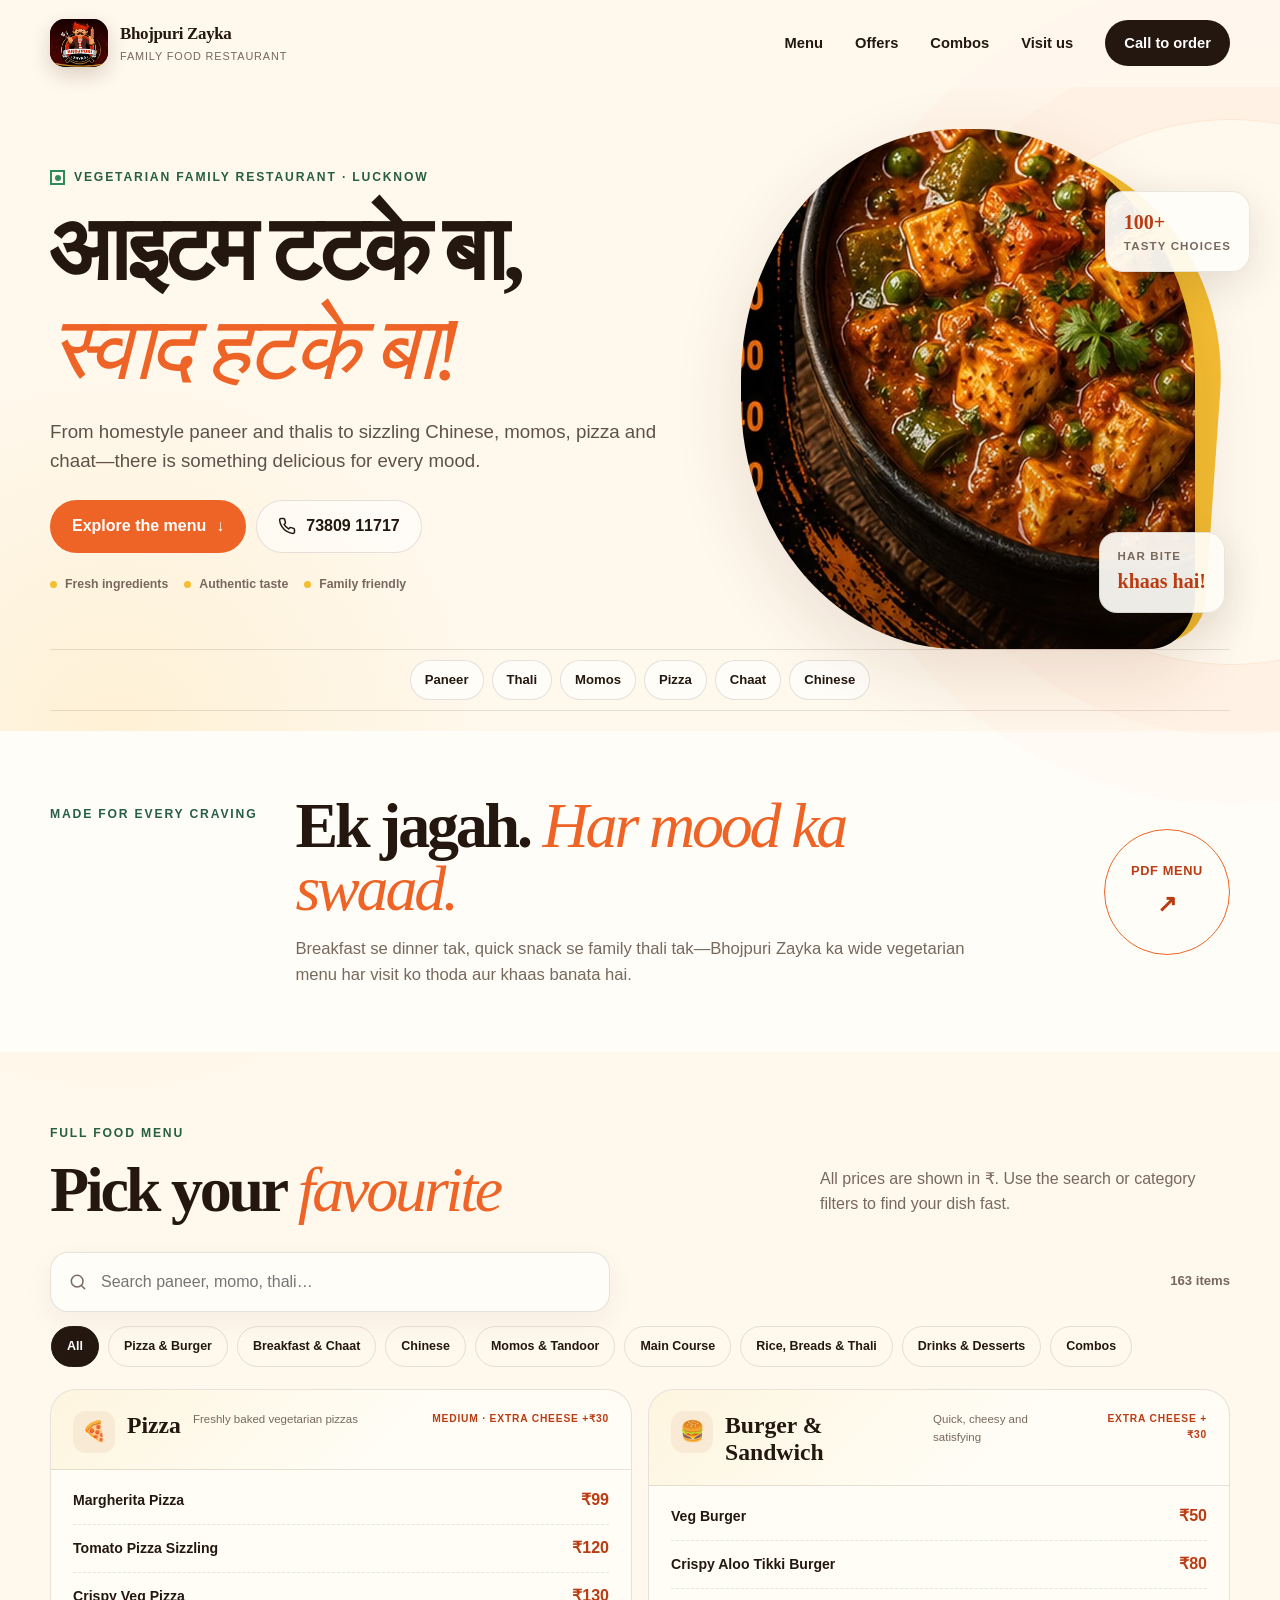
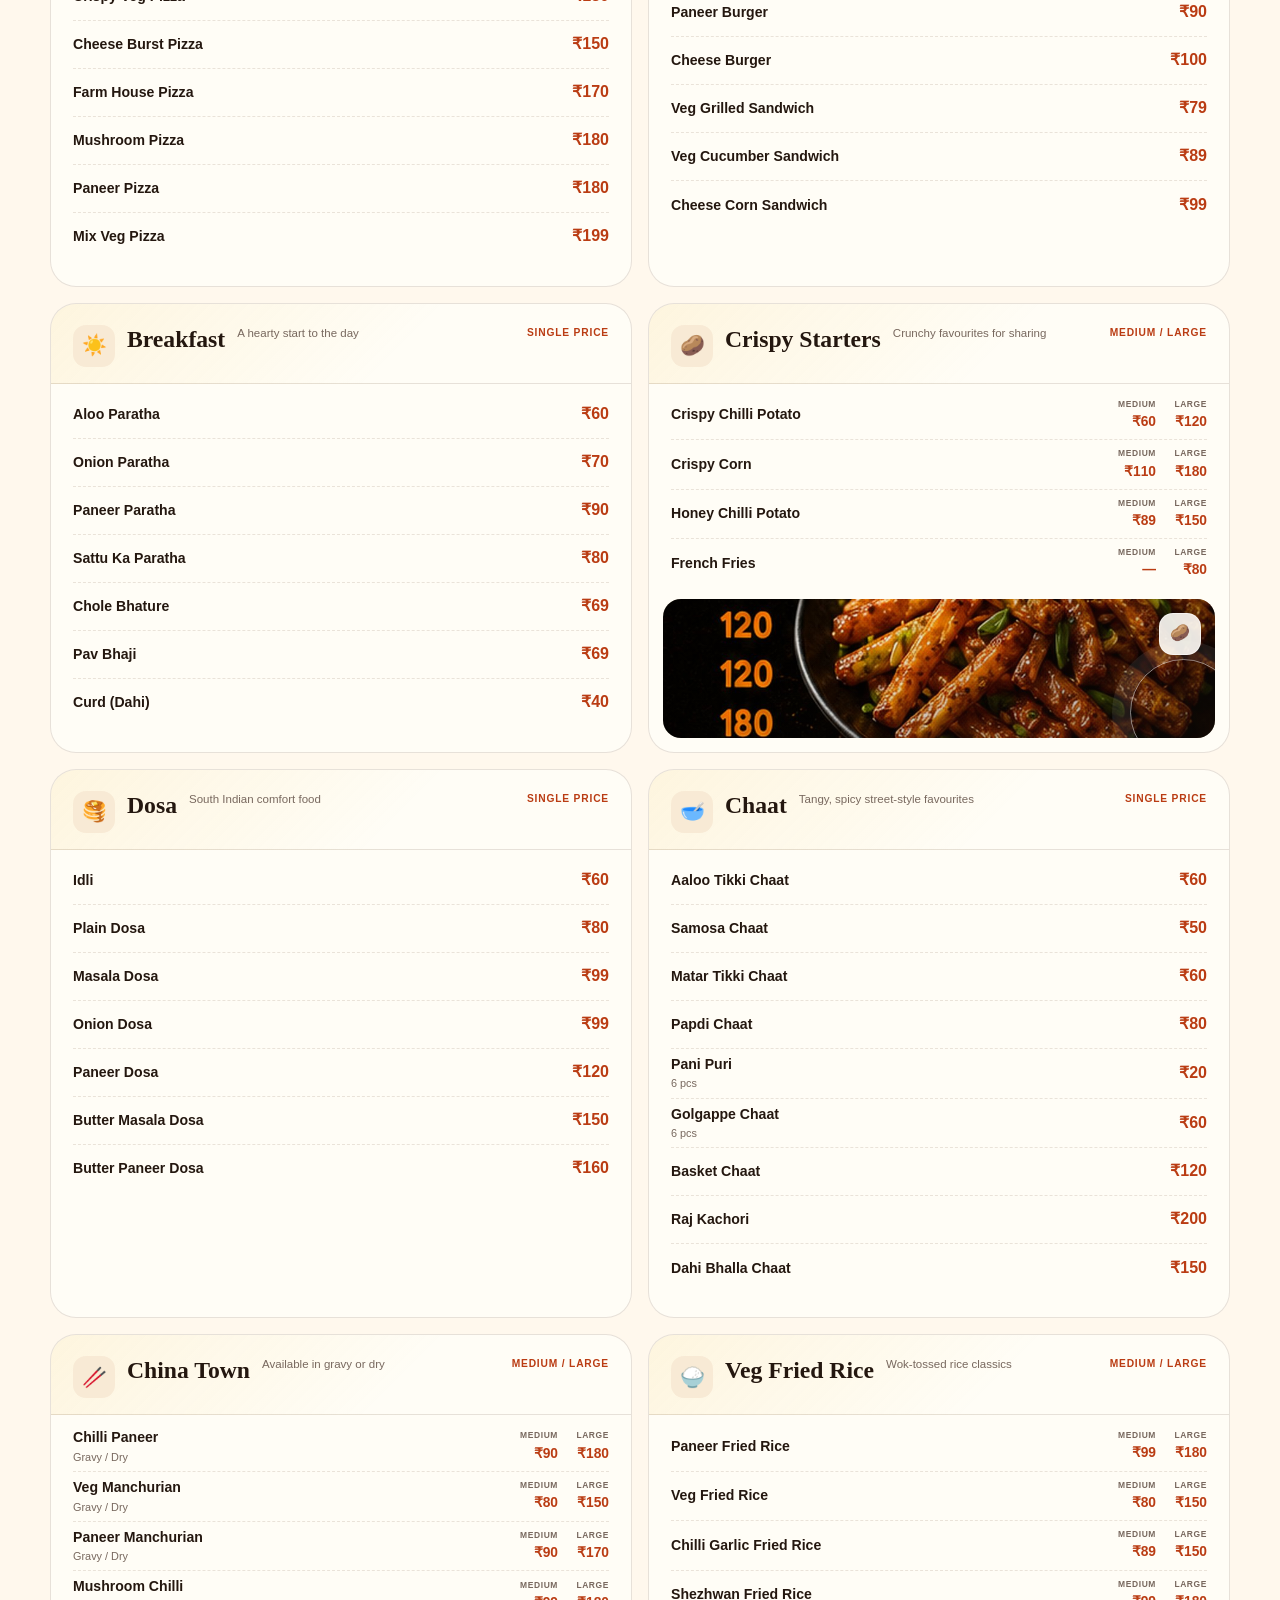
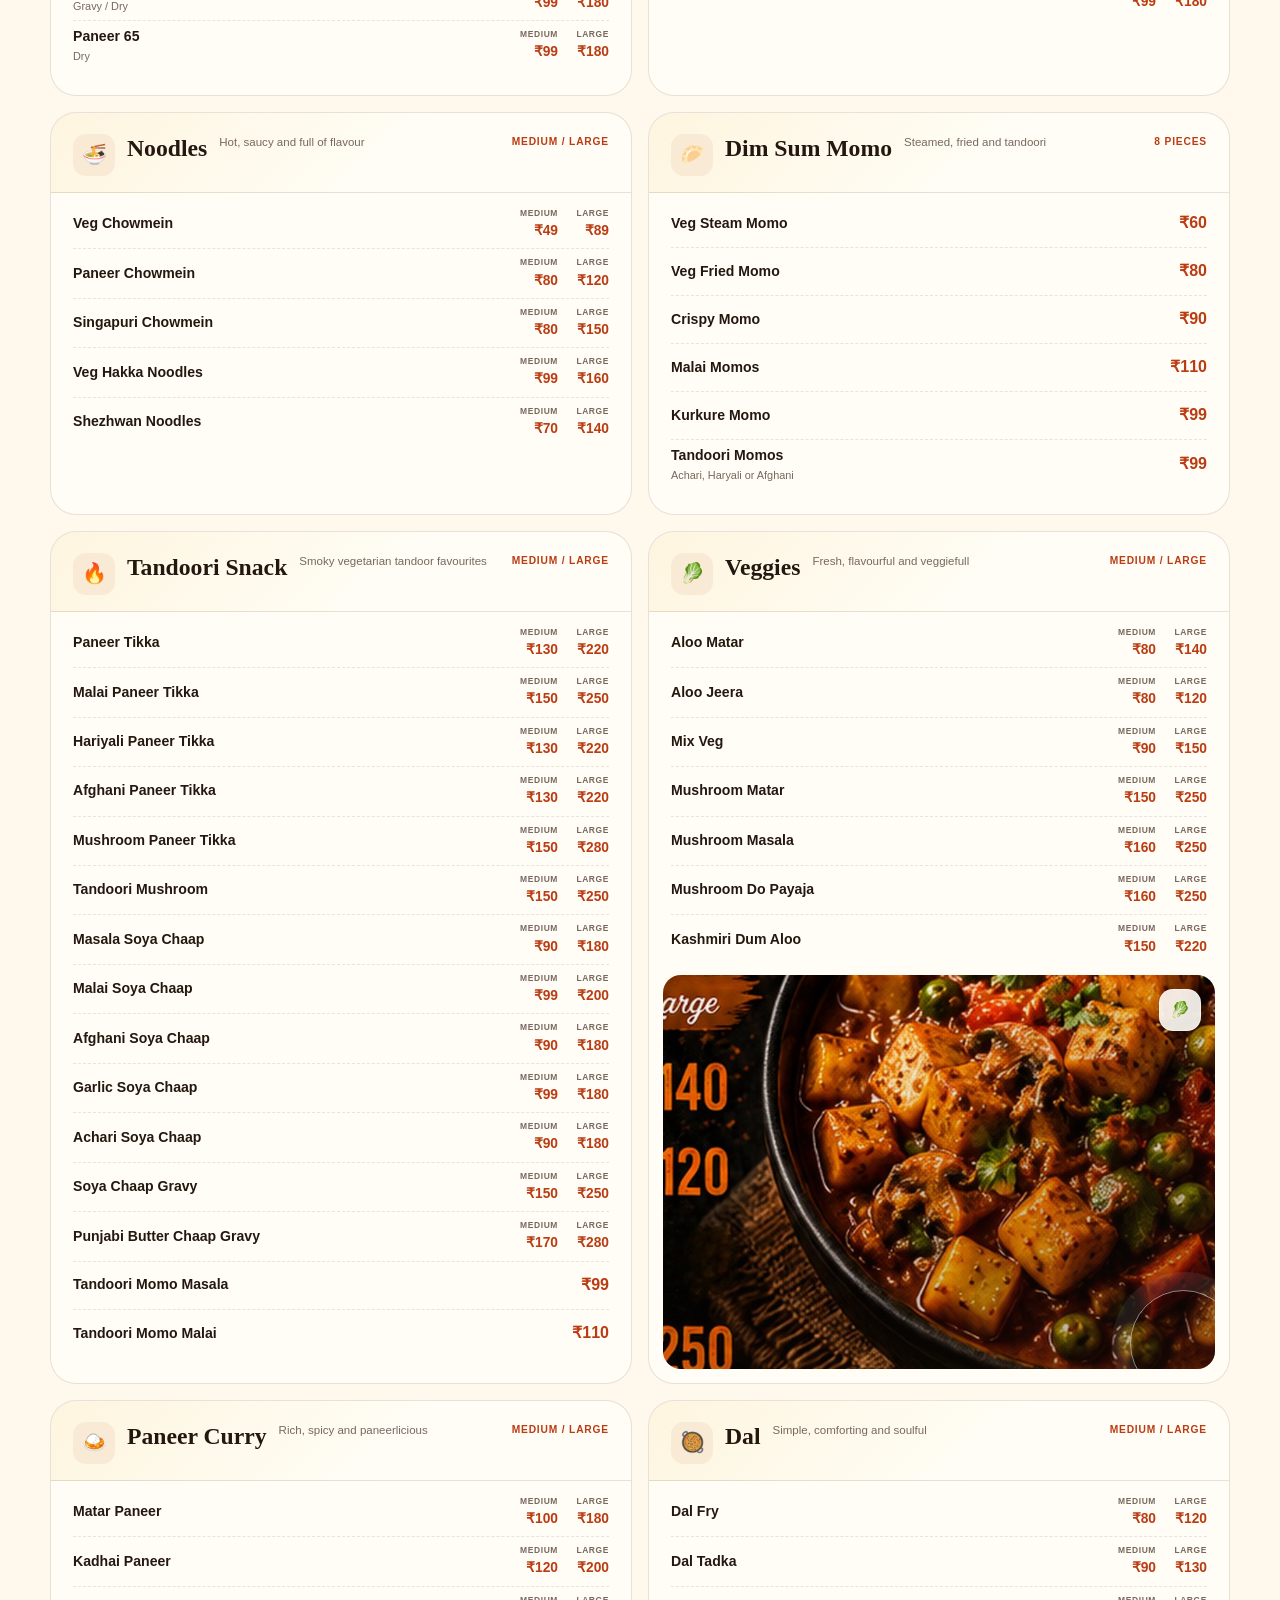
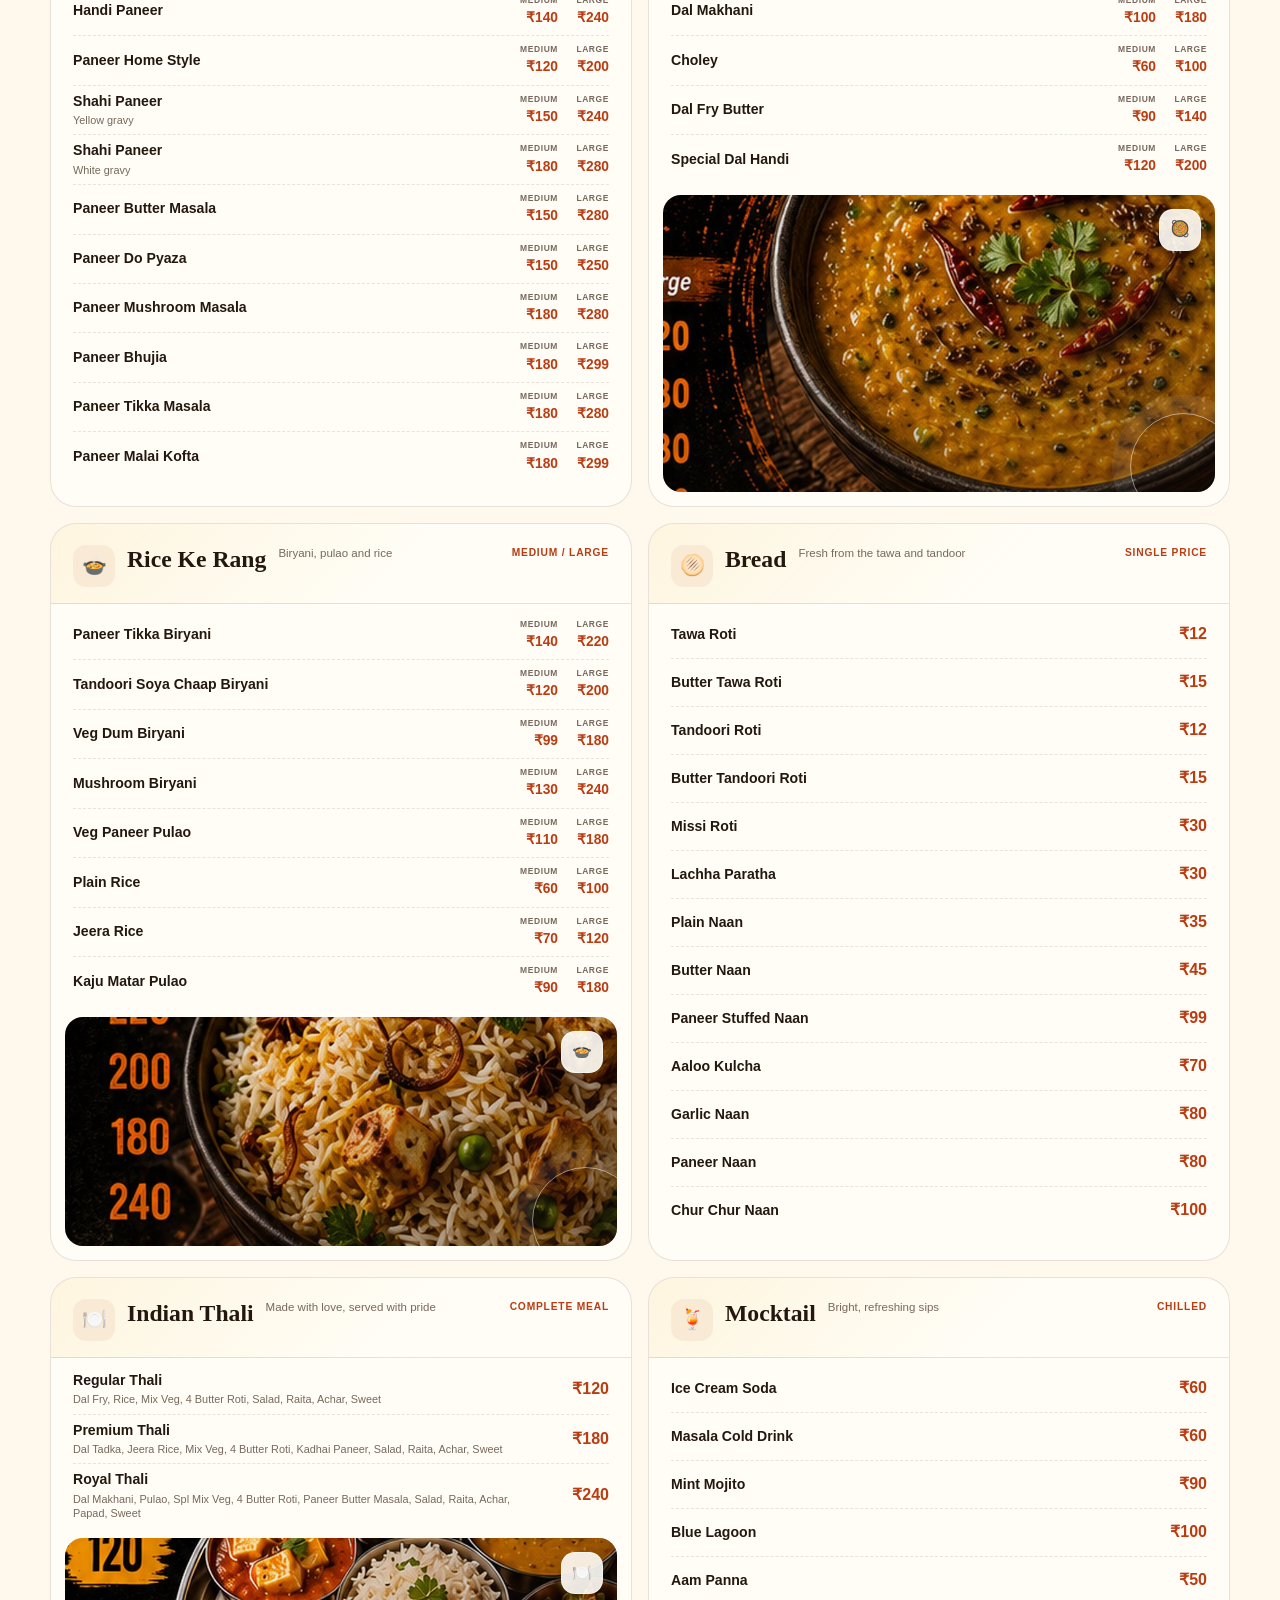
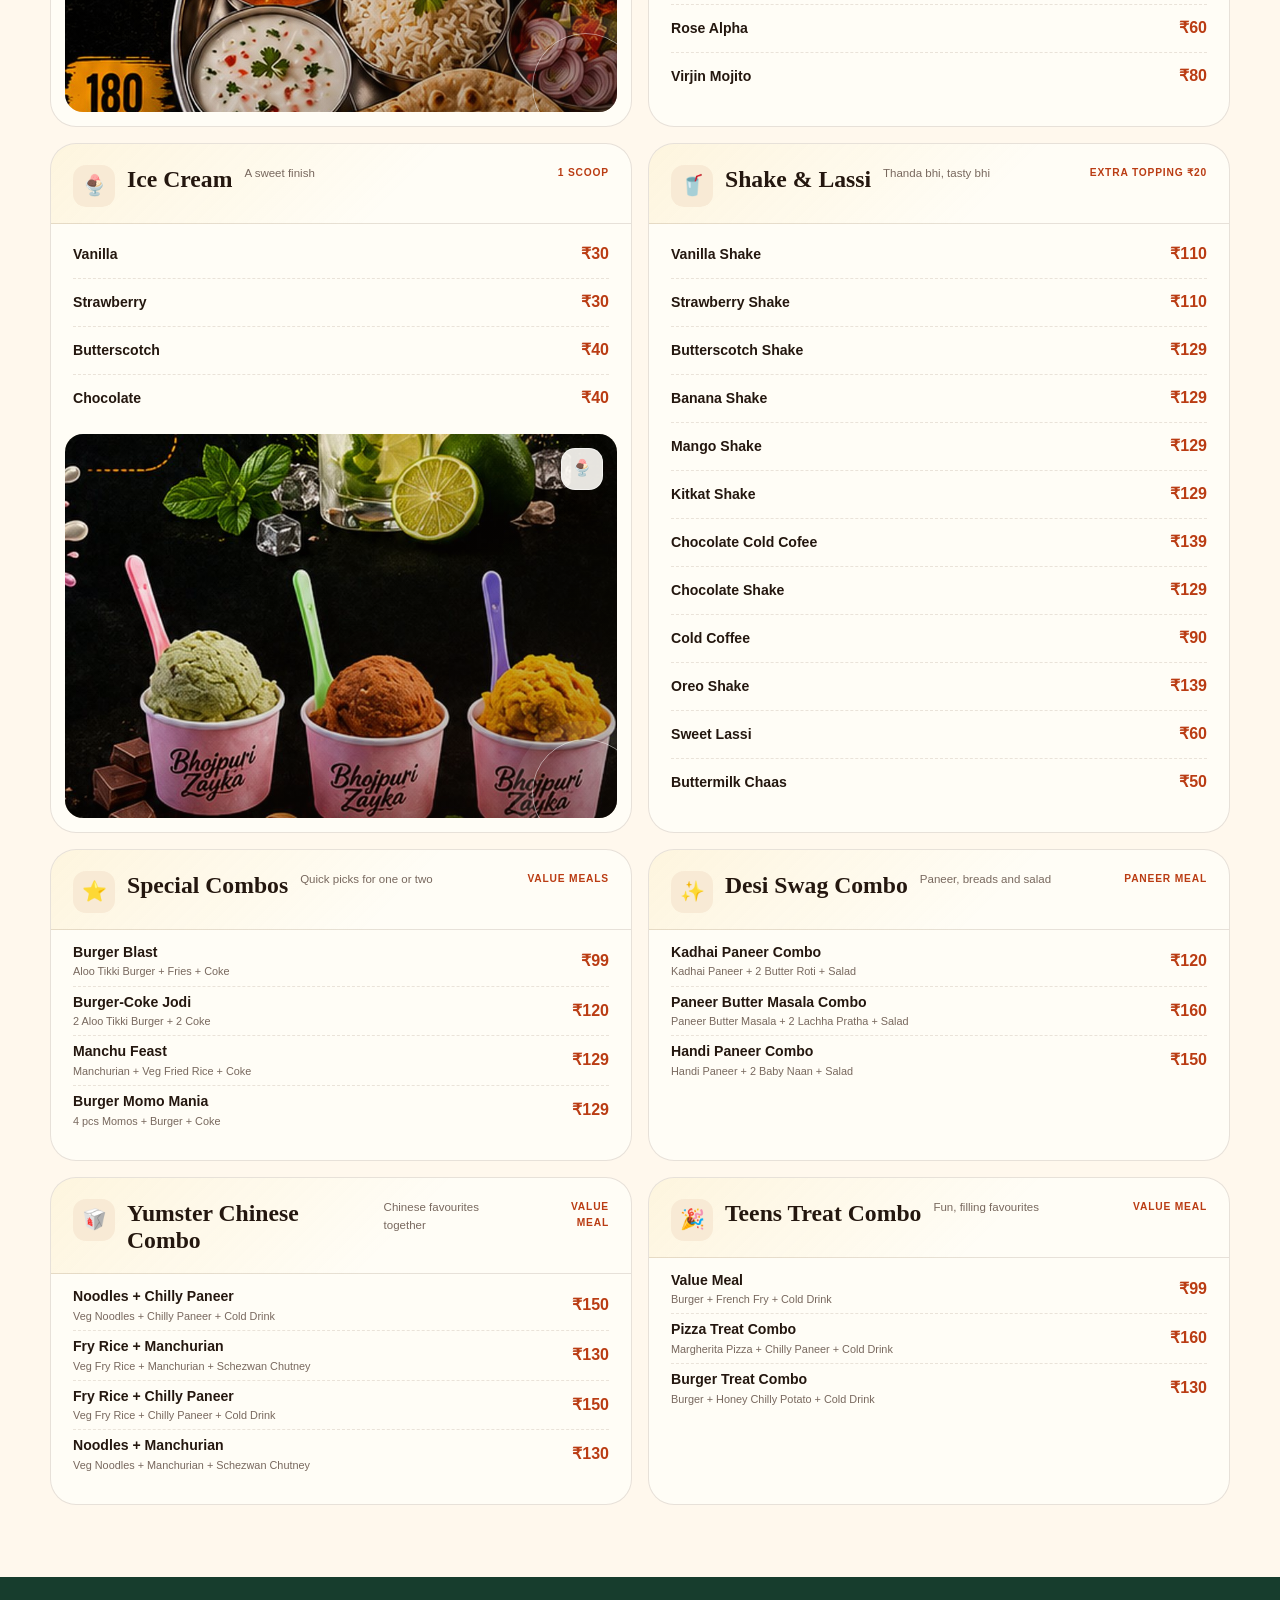
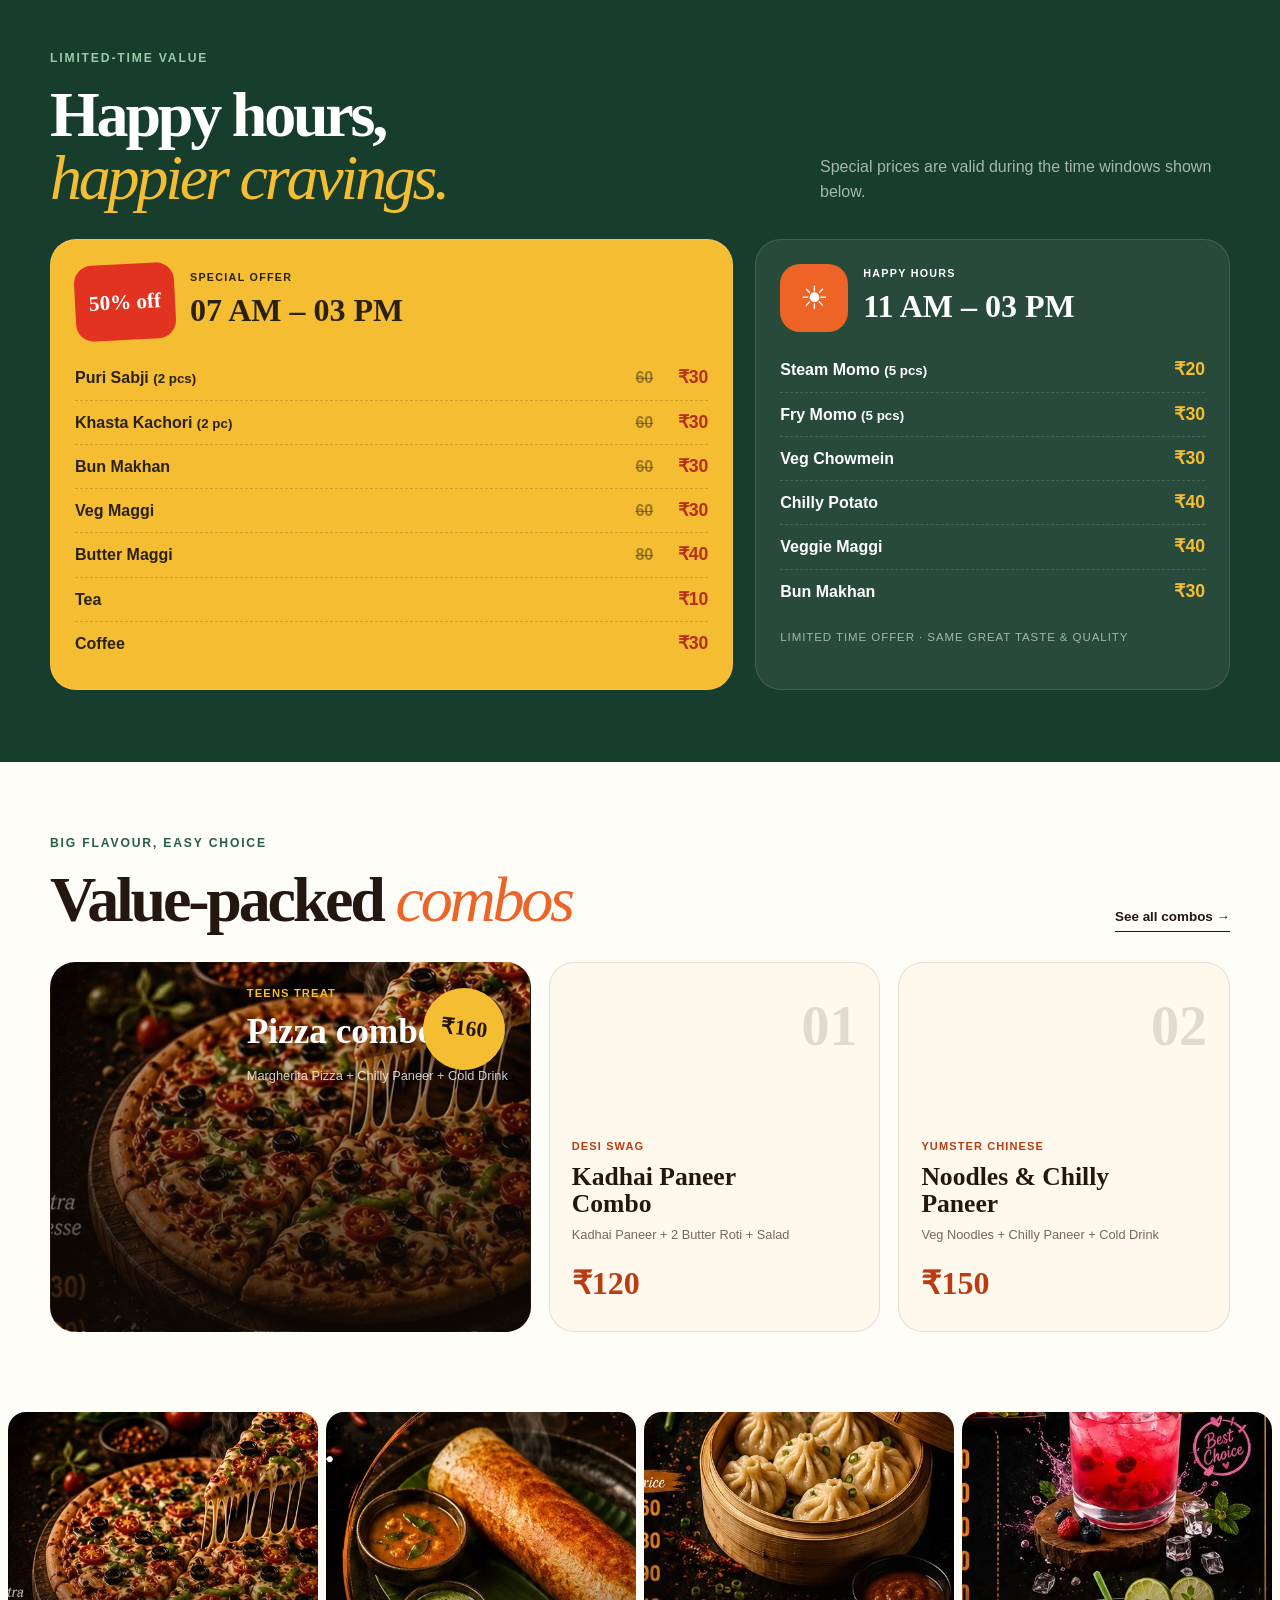
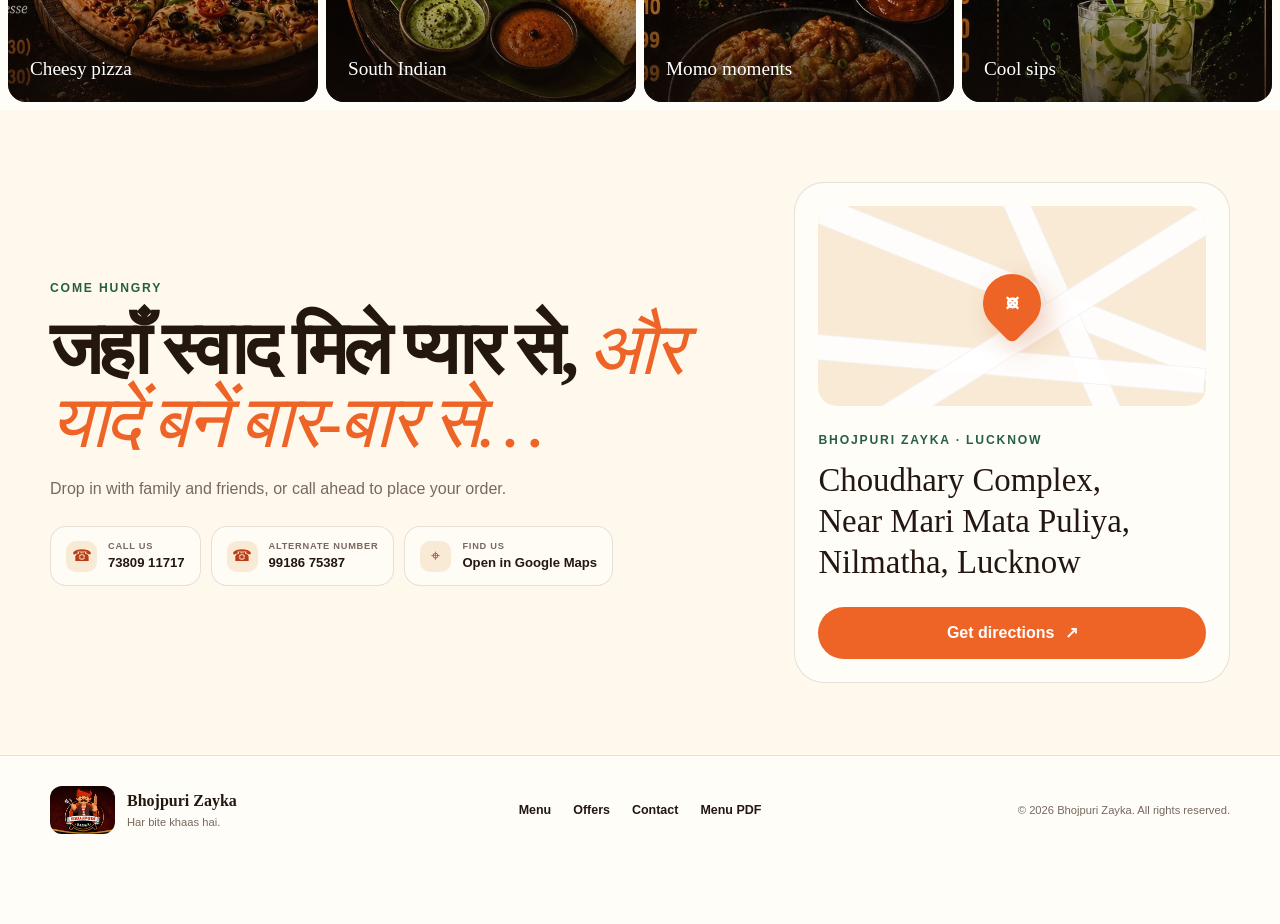
<file: bhojpurizayka/index.html>
<!doctype html>
<html lang="en">
<head>
  <meta charset="utf-8">
  <meta name="viewport" content="width=device-width, initial-scale=1">
  <meta name="theme-color" content="#fff8ed">
  <meta name="description" content="Bhojpuri Zayka, Nilmatha, Lucknow — a family food restaurant serving fresh Indian, Chinese, tandoori, pizza, momo and more.">
  <title>Bhojpuri Zayka | Family Food Restaurant, Lucknow</title>
  <link rel="icon" href="assets/logo.jpg" type="image/jpeg">
  <link rel="stylesheet" href="styles.css?v=shortcuts-20261124">
  <script src="script.js?v=shortcuts-20261124" defer></script>
</head>
<body>
  <a class="skip-link" href="#main">Skip to content</a>

  <header class="site-header" id="home">
    <div class="container nav-shell">
      <a class="brand" href="#home" aria-label="Bhojpuri Zayka home">
        <span class="brand-mark"><img src="assets/logo.jpg" alt="" width="62" height="46"></span>
        <span>
          <strong>Bhojpuri Zayka</strong>
          <small>Family Food Restaurant</small>
        </span>
      </a>

      <button class="menu-toggle" type="button" aria-expanded="false" aria-controls="site-nav" aria-label="Open navigation">
        <span></span><span></span><span></span>
      </button>

      <nav class="site-nav" id="site-nav" aria-label="Primary navigation">
        <a href="#menu">Menu</a>
        <a href="#offers">Offers</a>
        <a href="#combos">Combos</a>
        <a href="#visit">Visit us</a>
        <a class="nav-call" href="tel:+917380911717">Call to order</a>
      </nav>
    </div>
  </header>

  <main id="main">
    <section class="hero section-pad">
      <div class="container hero-grid">
        <div class="hero-copy reveal">
          <p class="eyebrow"><span class="veg-dot" aria-hidden="true"></span> Vegetarian family restaurant · Lucknow</p>
          <h1>आइटम टटके बा,<br><em>स्वाद हटके बा!</em></h1>
          <p class="hero-lead">From homestyle paneer and thalis to sizzling Chinese, momos, pizza and chaat—there is something delicious for every mood.</p>
          <div class="hero-actions">
            <a class="button button-primary" href="#menu">Explore the menu <span aria-hidden="true">↓</span></a>
            <a class="button button-ghost" href="tel:+917380911717">
              <svg aria-hidden="true" viewBox="0 0 24 24"><path d="M22 16.92v3a2 2 0 0 1-2.18 2 19.8 19.8 0 0 1-8.63-3.07 19.5 19.5 0 0 1-6-6A19.8 19.8 0 0 1 2.12 4.18 2 2 0 0 1 4.11 2h3a2 2 0 0 1 2 1.72c.13.96.36 1.9.69 2.8a2 2 0 0 1-.45 2.11L8.09 9.91a16 16 0 0 0 6 6l1.27-1.27a2 2 0 0 1 2.11-.45c.9.33 1.84.56 2.8.69A2 2 0 0 1 22 16.92z"/></svg>
              73809 11717
            </a>
          </div>
          <div class="hero-promises" aria-label="Restaurant highlights">
            <span>Fresh ingredients</span>
            <span>Authentic taste</span>
            <span>Family friendly</span>
          </div>
        </div>

        <div class="hero-visual reveal" data-delay="120">
          <div class="sun-shape" aria-hidden="true"></div>
          <div class="hero-photo-wrap">
            <img class="hero-photo" src="assets/hero-paneer.jpg" alt="Fresh paneer curry at Bhojpuri Zayka" width="748" height="1630" decoding="async" fetchpriority="high">
          </div>
          <div class="hero-note note-top"><b>100+</b><span>tasty choices</span></div>
          <div class="hero-note note-bottom"><span>Har bite</span><b>khaas hai!</b></div>
        </div>
      </div>

      <div class="container taste-ribbon reveal" aria-label="Quick menu filters">
        <button class="taste-shortcut" type="button" data-menu-shortcut="mains" aria-controls="menuContent">Paneer</button>
        <button class="taste-shortcut" type="button" data-menu-shortcut="breads" aria-controls="menuContent">Thali</button>
        <button class="taste-shortcut" type="button" data-menu-shortcut="tandoor" aria-controls="menuContent">Momos</button>
        <button class="taste-shortcut" type="button" data-menu-shortcut="pizza" aria-controls="menuContent">Pizza</button>
        <button class="taste-shortcut" type="button" data-menu-shortcut="breakfast" aria-controls="menuContent">Chaat</button>
        <button class="taste-shortcut" type="button" data-menu-shortcut="chinese" aria-controls="menuContent">Chinese</button>
      </div>
    </section>

    <section class="story section-pad">
      <div class="container story-grid">
        <p class="section-kicker reveal">Made for every craving</p>
        <div class="story-copy reveal">
          <h2>Ek jagah. <em>Har mood ka swaad.</em></h2>
          <p>Breakfast se dinner tak, quick snack se family thali tak—Bhojpuri Zayka ka wide vegetarian menu har visit ko thoda aur khaas banata hai.</p>
        </div>
        <a class="round-link reveal" href="info%20pdf.pdf" target="_blank" rel="noopener" aria-label="Open menu PDF">
          <span>PDF Menu</span>
          <b aria-hidden="true">↗</b>
        </a>
      </div>
    </section>

    <section class="menu-section section-pad" id="menu">
      <div class="container">
        <div class="section-heading reveal">
          <div>
            <p class="section-kicker">Full food menu</p>
            <h2>Pick your <em>favourite</em></h2>
          </div>
          <p>All prices are shown in ₹. Use the search or category filters to find your dish fast.</p>
        </div>

        <div class="menu-toolbar reveal">
          <label class="menu-search">
            <svg aria-hidden="true" viewBox="0 0 24 24"><circle cx="11" cy="11" r="7"></circle><path d="m20 20-3.6-3.6"></path></svg>
            <span class="sr-only">Search menu</span>
            <input id="menuSearch" type="search" placeholder="Search paneer, momo, thali…" autocomplete="off">
          </label>
          <div class="menu-meta"><span id="resultCount" aria-live="polite"></span></div>
        </div>

        <div class="filter-scroll reveal" role="group" aria-label="Filter menu by category">
          <button class="filter-chip is-active" type="button" data-filter="all" aria-pressed="true">All</button>
          <button class="filter-chip" type="button" data-filter="pizza" aria-pressed="false">Pizza & Burger</button>
          <button class="filter-chip" type="button" data-filter="breakfast" aria-pressed="false">Breakfast & Chaat</button>
          <button class="filter-chip" type="button" data-filter="chinese" aria-pressed="false">Chinese</button>
          <button class="filter-chip" type="button" data-filter="tandoor" aria-pressed="false">Momos & Tandoor</button>
          <button class="filter-chip" type="button" data-filter="mains" aria-pressed="false">Main Course</button>
          <button class="filter-chip" type="button" data-filter="breads" aria-pressed="false">Rice, Breads & Thali</button>
          <button class="filter-chip" type="button" data-filter="drinks" aria-pressed="false">Drinks & Desserts</button>
          <button class="filter-chip" type="button" data-filter="combos" aria-pressed="false">Combos</button>
        </div>

        <div class="menu-grid" id="menuContent" aria-busy="false"></div>
        <div class="menu-progress" id="menuProgress" hidden>
          <span id="menuProgressText"></span>
          <button class="menu-load-more" id="menuLoadMore" type="button" aria-controls="menuContent">Show more menu</button>
        </div>
        <noscript><p class="no-script">JavaScript is required for the searchable menu. You can still view the <a href="info%20pdf.pdf">original menu PDF</a>.</p></noscript>
      </div>
    </section>

    <section class="offers-section section-pad" id="offers">
      <div class="container">
        <div class="section-heading light-heading reveal">
          <div>
            <p class="section-kicker">Limited-time value</p>
            <h2>Happy hours,<br><em>happier cravings.</em></h2>
          </div>
          <p>Special prices are valid during the time windows shown below.</p>
        </div>

        <div class="offer-grid">
          <article class="offer-card offer-card-main reveal">
            <div class="offer-head">
              <span class="offer-badge">50% off</span>
              <div><small>Special offer</small><strong>07 AM – 03 PM</strong></div>
            </div>
            <div class="offer-list">
              <p><span>Puri Sabji <small>(2 pcs)</small></span><del>60</del><b>₹30</b></p>
              <p><span>Khasta Kachori <small>(2 pc)</small></span><del>60</del><b>₹30</b></p>
              <p><span>Bun Makhan</span><del>60</del><b>₹30</b></p>
              <p><span>Veg Maggi</span><del>60</del><b>₹30</b></p>
              <p><span>Butter Maggi</span><del>80</del><b>₹40</b></p>
              <p><span>Tea</span><i></i><b>₹10</b></p>
              <p><span>Coffee</span><i></i><b>₹30</b></p>
            </div>
          </article>

          <article class="offer-card reveal" data-delay="100">
            <div class="offer-head compact">
              <span class="offer-icon" aria-hidden="true">☀</span>
              <div><small>Happy hours</small><strong>11 AM – 03 PM</strong></div>
            </div>
            <div class="offer-list simple">
              <p><span>Steam Momo <small>(5 pcs)</small></span><b>₹20</b></p>
              <p><span>Fry Momo <small>(5 pcs)</small></span><b>₹30</b></p>
              <p><span>Veg Chowmein</span><b>₹30</b></p>
              <p><span>Chilly Potato</span><b>₹40</b></p>
              <p><span>Veggie Maggi</span><b>₹40</b></p>
              <p><span>Bun Makhan</span><b>₹30</b></p>
            </div>
            <p class="offer-foot">Limited time offer · Same great taste & quality</p>
          </article>
        </div>
      </div>
    </section>

    <section class="combos-section section-pad" id="combos">
      <div class="container">
        <div class="section-heading reveal">
          <div>
            <p class="section-kicker">Big flavour, easy choice</p>
            <h2>Value-packed <em>combos</em></h2>
          </div>
          <a class="text-link" href="#menu" data-combo-filter>See all combos <span aria-hidden="true">→</span></a>
        </div>
        <div class="combo-grid">
          <article class="combo-card combo-photo pizza-combo reveal">
            <div class="combo-label"><small>Teens Treat</small><strong>Pizza combo</strong><span>Margherita Pizza + Chilly Paneer + Cold Drink</span></div>
            <b class="combo-price">₹160</b>
          </article>
          <article class="combo-card reveal" data-delay="80">
            <span class="combo-num">01</span>
            <small>Desi Swag</small>
            <h3>Kadhai Paneer Combo</h3>
            <p>Kadhai Paneer + 2 Butter Roti + Salad</p>
            <b>₹120</b>
          </article>
          <article class="combo-card reveal" data-delay="160">
            <span class="combo-num">02</span>
            <small>Yumster Chinese</small>
            <h3>Noodles & Chilly Paneer</h3>
            <p>Veg Noodles + Chilly Paneer + Cold Drink</p>
            <b>₹150</b>
          </article>
        </div>
      </div>
    </section>

    <section class="food-gallery" aria-label="Food gallery">
      <figure class="reveal"><img src="assets/pizza.jpg" alt="Freshly baked vegetable pizza" loading="lazy" decoding="async" width="900" height="700"><figcaption>Cheesy pizza</figcaption></figure>
      <figure class="reveal" data-delay="60"><img src="assets/dosa.jpg" alt="Crisp dosa served with chutney and sambhar" loading="lazy" decoding="async" width="900" height="700"><figcaption>South Indian</figcaption></figure>
      <figure class="reveal" data-delay="120"><img src="assets/momo.jpg" alt="Steamed vegetarian momos" loading="lazy" decoding="async" width="900" height="700"><figcaption>Momo moments</figcaption></figure>
      <figure class="reveal" data-delay="180"><img src="assets/drinks.jpg" alt="Colourful chilled mocktails" loading="lazy" decoding="async" width="900" height="700"><figcaption>Cool sips</figcaption></figure>
    </section>

    <section class="visit-section section-pad" id="visit">
      <div class="container visit-grid">
        <div class="visit-copy reveal">
          <p class="section-kicker">Come hungry</p>
          <h2>जहाँ स्वाद मिले प्यार से, <em>और यादें बनें बार-बार से…</em></h2>
          <p>Drop in with family and friends, or call ahead to place your order.</p>
          <div class="contact-list">
            <a href="tel:+917380911717"><span aria-hidden="true">☎</span><div><small>Call us</small><strong>73809 11717</strong></div></a>
            <a href="tel:+919918675387"><span aria-hidden="true">☎</span><div><small>Alternate number</small><strong>99186 75387</strong></div></a>
            <a href="https://share.google/DBZb6VqV2NiYUZnjx" target="_blank" rel="noopener"><span aria-hidden="true">⌖</span><div><small>Find us</small><strong>Open in Google Maps</strong></div></a>
          </div>
        </div>

        <aside class="address-card reveal" data-delay="100">
          <div class="map-art" aria-hidden="true"><span></span><i></i><b>⌖</b></div>
          <p class="eyebrow">Bhojpuri Zayka · Lucknow</p>
          <address>Choudhary Complex,<br>Near Mari Mata Puliya,<br>Nilmatha, Lucknow</address>
          <a class="button button-primary" href="https://share.google/DBZb6VqV2NiYUZnjx" target="_blank" rel="noopener">Get directions <span aria-hidden="true">↗</span></a>
        </aside>
      </div>
    </section>
  </main>

  <footer class="site-footer">
    <div class="container footer-grid">
      <div class="footer-brand">
        <img src="assets/logo.jpg" alt="" width="74" height="54">
        <div><strong>Bhojpuri Zayka</strong><span>Har bite khaas hai.</span></div>
      </div>
      <div class="footer-links"><a href="#menu">Menu</a><a href="#offers">Offers</a><a href="#visit">Contact</a><a href="info%20pdf.pdf" target="_blank" rel="noopener">Menu PDF</a></div>
      <p>© <span id="year"></span> Bhojpuri Zayka. All rights reserved.</p>
    </div>
  </footer>

  <div class="mobile-actions" aria-label="Quick actions">
    <a href="tel:+917380911717"><span aria-hidden="true">☎</span> Call</a>
    <a href="#menu"><span aria-hidden="true">☷</span> Menu</a>
    <a href="https://share.google/DBZb6VqV2NiYUZnjx" target="_blank" rel="noopener"><span aria-hidden="true">⌖</span> Map</a>
  </div>
</body>
</html>
</file>
<file: bhojpurizayka/styles.css>
:root {
  --cream: #fff8ed;
  --cream-2: #f8ead5;
  --paper: #fffdf8;
  --ink: #24170f;
  --muted: #78685e;
  --orange: #ed6426;
  --orange-deep: #ba3c13;
  --yellow: #f4bd32;
  --green: #275f43;
  --green-dark: #173d2d;
  --line: rgba(75, 43, 24, .13);
  --shadow: 0 22px 70px rgba(83, 45, 18, .12);
  --radius: 26px;
}

* { box-sizing: border-box; }
html { scroll-behavior: smooth; scroll-padding-top: 92px; overflow-x: hidden; }
body {
  margin: 0;
  color: var(--ink);
  background:
    radial-gradient(circle at 9% 7%, rgba(244, 189, 50, .13), transparent 24rem),
    var(--cream);
  font-family: "Aptos", "Segoe UI", Arial, sans-serif;
  line-height: 1.55;
  overflow-x: hidden;
}

body.nav-open { overscroll-behavior: contain; }
a { color: inherit; text-decoration: none; }
img { display: block; max-width: 100%; }
button, input { font: inherit; }
button { color: inherit; }
svg { display: block; }

.container { width: min(1180px, calc(100% - 40px)); margin-inline: auto; }
.section-pad { padding: 72px 0; }
.sr-only {
  position: absolute;
  width: 1px;
  height: 1px;
  padding: 0;
  margin: -1px;
  overflow: hidden;
  clip: rect(0, 0, 0, 0);
  white-space: nowrap;
  border: 0;
}
.skip-link {
  position: fixed;
  z-index: 1000;
  top: 10px;
  left: 10px;
  padding: 10px 14px;
  border-radius: 10px;
  background: var(--ink);
  color: #fff;
  transform: translateY(-150%);
}
.skip-link:focus { transform: translateY(0); }

.site-header {
  position: sticky;
  z-index: 100;
  top: 0;
  padding: 14px 0;
  background: rgba(255, 248, 237, .88);
  border-bottom: 1px solid transparent;
  backdrop-filter: blur(18px);
  -webkit-backdrop-filter: blur(18px);
  transition: box-shadow .25s ease, border-color .25s ease;
}
.site-header.is-scrolled { border-color: var(--line); box-shadow: 0 10px 35px rgba(72, 41, 21, .07); }
.nav-shell { display: flex; align-items: center; justify-content: space-between; min-height: 58px; }
.brand { display: inline-flex; align-items: center; gap: 12px; min-width: max-content; }
.brand-mark {
  width: 58px;
  height: 48px;
  overflow: hidden;
  border-radius: 15px;
  background: #320a08;
  box-shadow: 0 8px 20px rgba(65, 20, 8, .18);
}
.brand-mark img { width: 100%; height: 100%; object-fit: cover; }
.brand strong { display: block; font-family: Georgia, serif; font-size: 1.06rem; letter-spacing: -.02em; }
.brand small { display: block; margin-top: 1px; color: var(--muted); font-size: .68rem; letter-spacing: .08em; text-transform: uppercase; }
.site-nav { display: flex; align-items: center; gap: 32px; font-size: .92rem; font-weight: 700; }
.site-nav > a:not(.nav-call) { position: relative; padding: 10px 0; }
.site-nav > a:not(.nav-call)::after {
  position: absolute;
  right: 0;
  bottom: 5px;
  left: 0;
  height: 2px;
  background: var(--orange);
  content: "";
  transform: scaleX(0);
  transition: transform .2s ease;
}
.site-nav > a:hover::after, .site-nav > a:focus-visible::after { transform: scaleX(1); }
.nav-call { padding: 12px 19px; border-radius: 99px; background: var(--ink); color: #fff; }
.nav-call:hover { background: var(--orange-deep); }
.menu-toggle { display: none; border: 0; background: transparent; }

.hero { position: relative; padding-top: 42px; padding-bottom: 20px; }
.hero::before {
  position: absolute;
  top: 5%;
  right: -14rem;
  width: 34rem;
  height: 34rem;
  border: 1px solid rgba(237, 100, 38, .12);
  border-radius: 50%;
  box-shadow: 0 0 0 70px rgba(237, 100, 38, .025), 0 0 0 140px rgba(237, 100, 38, .02);
  content: "";
}
.hero-grid { display: grid; grid-template-columns: minmax(0, 1fr) minmax(390px, .82fr); align-items: center; gap: 60px; }
.hero-copy { padding-bottom: 16px; }
.eyebrow, .section-kicker { margin: 0 0 16px; color: var(--green); font-size: .76rem; font-weight: 800; letter-spacing: .15em; text-transform: uppercase; }
.eyebrow { display: flex; align-items: center; gap: 9px; }
.veg-dot { width: 15px; height: 15px; border: 2px solid #2e8b57; display: inline-grid; place-items: center; }
.veg-dot::after { width: 6px; height: 6px; border-radius: 50%; background: #2e8b57; content: ""; }
h1, h2 { margin: 0; font-family: Georgia, "Times New Roman", serif; font-weight: 600; letter-spacing: -.05em; line-height: .98; }
h1 { max-width: 760px; font-size: clamp(3.25rem, 7vw, 6.45rem); line-height: 1.06; }
h1 em, h2 em { color: var(--orange); font-weight: 500; }
.hero h1 em { display: inline-block; margin-top: .04em; }
.hero-lead { max-width: 610px; margin: 20px 0 0; color: #5f5148; font-size: clamp(1rem, 1.6vw, 1.17rem); line-height: 1.58; }
.hero-actions { display: flex; flex-wrap: wrap; gap: 10px; margin-top: 24px; }
.button { display: inline-flex; min-height: 52px; align-items: center; justify-content: center; gap: 10px; padding: 13px 21px; border: 1px solid transparent; border-radius: 99px; font-weight: 800; transition: transform .2s ease, background .2s ease, box-shadow .2s ease; }
.button:hover { transform: translateY(-2px); }
.button-primary { background: var(--orange); color: #fff; box-shadow: 0 12px 28px rgba(205, 72, 21, .2); }
.button-primary:hover { background: var(--orange-deep); }
.button-ghost { border-color: var(--line); background: rgba(255, 255, 255, .55); }
.button-ghost:hover { background: #fff; box-shadow: 0 12px 30px rgba(62, 38, 25, .08); }
.button-ghost svg { width: 18px; fill: none; stroke: currentColor; stroke-linecap: round; stroke-linejoin: round; stroke-width: 2; }
.hero-promises { display: flex; flex-wrap: wrap; gap: 16px; margin-top: 22px; color: var(--muted); font-size: .77rem; font-weight: 750; }
.hero-promises span { display: flex; align-items: center; gap: 8px; }
.hero-promises span::before { width: 7px; height: 7px; border-radius: 50%; background: var(--yellow); content: ""; }

.hero-visual { position: relative; min-height: 520px; }
.sun-shape { position: absolute; inset: 3% 2% 4% 9%; border-radius: 48% 48% 9% 48%; background: var(--yellow); transform: rotate(4deg); }
.sun-shape::before, .sun-shape::after { position: absolute; border-radius: 50%; content: ""; }
.sun-shape::before { top: -30px; right: 28px; width: 74px; height: 74px; border: 16px solid var(--orange); }
.sun-shape::after { bottom: 36px; left: -30px; width: 54px; height: 54px; background: var(--green); }
.hero-photo-wrap { position: absolute; inset: 0 7% 0 3%; overflow: hidden; border-radius: 48% 48% 10% 48%; box-shadow: var(--shadow); }
.hero-photo { width: 100%; height: 100%; object-fit: cover; object-position: 61% 44%; }
.hero-photo-wrap::after { position: absolute; inset: 0; background: linear-gradient(180deg, transparent 58%, rgba(22, 12, 6, .32)); content: ""; }
.hero-note { position: absolute; z-index: 2; display: flex; flex-direction: column; padding: 15px 18px; border: 1px solid rgba(54, 31, 15, .1); border-radius: 18px; background: rgba(255, 253, 248, .93); box-shadow: 0 12px 40px rgba(48, 30, 18, .12); backdrop-filter: blur(12px); }
.hero-note b { color: var(--orange-deep); font-family: Georgia, serif; font-size: 1.25rem; }
.hero-note span { color: var(--muted); font-size: .72rem; font-weight: 800; text-transform: uppercase; letter-spacing: .1em; }
.note-top { top: 12%; right: -4%; }
.note-bottom { right: 1%; bottom: 7%; }
.taste-ribbon { display: flex; align-items: center; justify-content: center; gap: 8px; padding: 10px 0; overflow-x: auto; border-block: 1px solid var(--line); scrollbar-width: none; }
.taste-ribbon::-webkit-scrollbar { display: none; }
.taste-shortcut { min-width: max-content; min-height: 40px; padding: 8px 14px; border: 1px solid var(--line); border-radius: 99px; background: var(--paper); color: var(--ink); cursor: pointer; font-size: .82rem; font-weight: 800; touch-action: manipulation; }
.taste-shortcut:hover, .taste-shortcut:focus-visible { border-color: var(--ink); background: var(--ink); color: #fff; }
.taste-shortcut:focus-visible { outline: 3px solid rgba(237, 100, 38, .24); outline-offset: 2px; }

.story { padding-block: 64px; background: var(--paper); }
.story-grid { display: grid; grid-template-columns: .5fr 1.65fr .48fr; align-items: center; gap: 34px; }
.story .section-kicker { align-self: start; padding-top: 10px; }
.story-copy h2, .section-heading h2 { font-size: clamp(2.6rem, 5vw, 4.8rem); }
.story-copy p { max-width: 680px; margin: 16px 0 0; color: var(--muted); font-size: 1.04rem; }
.round-link { justify-self: end; width: 126px; height: 126px; display: flex; flex-direction: column; align-items: center; justify-content: center; gap: 4px; border: 1px solid var(--orange); border-radius: 50%; color: var(--orange-deep); font-size: .8rem; font-weight: 800; text-transform: uppercase; letter-spacing: .05em; transition: color .25s ease, background .25s ease, transform .25s ease; }
.round-link b { font-size: 1.5rem; }
.round-link:hover { color: #fff; background: var(--orange); transform: rotate(-7deg); }

.section-heading { display: flex; align-items: end; justify-content: space-between; gap: 32px; margin-bottom: 30px; }
.section-heading > p { max-width: 410px; margin: 0 0 5px; color: var(--muted); }
.menu-section { position: relative; }
.menu-toolbar { display: flex; align-items: center; justify-content: space-between; gap: 14px; margin-bottom: 10px; }
.menu-search { width: min(100%, 560px); display: flex; align-items: center; gap: 11px; padding: 0 17px; border: 1px solid var(--line); border-radius: 18px; background: var(--paper); box-shadow: 0 10px 30px rgba(71, 41, 24, .05); }
.menu-search svg { width: 20px; flex: 0 0 auto; fill: none; stroke: var(--muted); stroke-linecap: round; stroke-width: 1.8; }
.menu-search input { width: 100%; height: 58px; border: 0; outline: 0; color: var(--ink); background: transparent; }
.menu-search:focus-within { border-color: rgba(237, 100, 38, .6); box-shadow: 0 0 0 4px rgba(237, 100, 38, .09); }
.menu-meta { color: var(--muted); font-size: .82rem; font-weight: 700; }
.filter-scroll { display: flex; gap: 9px; overflow-x: auto; padding: 4px 1px 10px; scrollbar-width: thin; }
.filter-chip { min-width: max-content; padding: 10px 15px; border: 1px solid var(--line); border-radius: 99px; background: transparent; cursor: pointer; font-size: .78rem; font-weight: 800; transition: all .2s ease; }
.filter-chip:hover, .filter-chip.is-active { border-color: var(--ink); background: var(--ink); color: #fff; }
.filter-chip:focus-visible { outline: 3px solid rgba(237, 100, 38, .25); outline-offset: 2px; }
.menu-grid { display: grid; grid-template-columns: repeat(2, minmax(0, 1fr)); align-items: stretch; gap: 16px; margin-top: 12px; }
.menu-category { display: flex; min-width: 0; flex-direction: column; overflow: hidden; border: 1px solid var(--line); border-radius: var(--radius); background: rgba(255, 253, 248, .88); box-shadow: 0 14px 45px rgba(76, 46, 28, .05); animation: cardIn .35s ease both; }
.menu-category-head { display: flex; align-items: start; justify-content: space-between; gap: 16px; padding: 21px 22px 16px; border-bottom: 1px solid var(--line); background: linear-gradient(135deg, rgba(244, 189, 50, .12), transparent 60%); }
.menu-category-head div { display: flex; gap: 12px; }
.menu-category-head .category-icon { display: grid; width: 42px; height: 42px; flex: 0 0 auto; place-items: center; border-radius: 13px; background: var(--cream-2); font-size: 1.25rem; }
.menu-category h3 { margin: 1px 0 3px; font-family: Georgia, serif; font-size: 1.48rem; line-height: 1.15; }
.menu-category-head p { margin: 0; color: var(--muted); font-size: .72rem; }
.menu-category-head > span { color: var(--orange-deep); font-size: .64rem; font-weight: 800; letter-spacing: .08em; text-align: right; text-transform: uppercase; }
.menu-items { flex: 0 0 auto; padding: 7px 22px 11px; }
.menu-item { display: grid; grid-template-columns: minmax(0, 1fr) auto; gap: 14px; align-items: center; min-height: 48px; padding: 7px 0; border-bottom: 1px dashed rgba(91, 55, 30, .13); }
.menu-item:last-child { border-bottom: 0; }
.menu-item-name { min-width: 0; }
.menu-item-name strong { display: block; font-size: .88rem; line-height: 1.25; }
.menu-item-name small { display: block; margin-top: 3px; color: var(--muted); font-size: .68rem; line-height: 1.3; }
.menu-price { min-width: 56px; color: var(--orange-deep); font-weight: 900; text-align: right; white-space: nowrap; }
.menu-price.dual { display: grid; grid-template-columns: repeat(2, minmax(42px, auto)); gap: 9px; }
.menu-price.dual span { display: flex; flex-direction: column; align-items: end; font-size: .86rem; }
.menu-price.dual small { color: var(--muted); font-size: .53rem; font-weight: 750; letter-spacing: .07em; text-transform: uppercase; }
.menu-card-art { position: relative; min-height: 0; flex: 1 1 0; overflow: hidden; margin: 0 14px 14px; border-radius: 18px; background: var(--cream-2); isolation: isolate; }
.menu-card-art::before { position: absolute; z-index: 1; inset: 0; background: linear-gradient(145deg, rgba(30, 18, 10, .03) 30%, rgba(30, 18, 10, .38)); content: ""; }
.menu-card-art::after { position: absolute; z-index: 2; right: -22px; bottom: -28px; width: 105px; height: 105px; border: 1px solid rgba(255,255,255,.5); border-radius: 50%; box-shadow: 0 0 0 18px rgba(255,255,255,.08); content: ""; }
.menu-card-art img { position: absolute; inset: 0; width: 100%; height: 100%; object-fit: cover; object-position: 68% center; transition: transform .5s ease; }
.menu-card-art.is-compact { visibility: hidden; }
.menu-category:hover .menu-card-art img { transform: scale(1.035); }
.menu-art-stamp { position: absolute; z-index: 3; top: 14px; right: 14px; display: grid; width: 42px; height: 42px; place-items: center; border: 1px solid rgba(255,255,255,.55); border-radius: 14px; background: rgba(255,253,248,.9); box-shadow: 0 8px 25px rgba(29,16,8,.15); backdrop-filter: blur(8px); }
.empty-menu { grid-column: 1 / -1; padding: 60px 20px; border: 1px dashed var(--line); border-radius: var(--radius); color: var(--muted); text-align: center; }
.empty-menu b { display: block; margin-bottom: 4px; color: var(--ink); font-family: Georgia, serif; font-size: 1.4rem; }
.empty-menu a { display: inline-block; margin-top: 10px; color: var(--orange-deep); font-weight: 800; text-decoration: underline; }
.menu-progress { display: flex; align-items: center; justify-content: center; gap: 12px; margin-top: 16px; color: var(--muted); font-size: .82rem; font-weight: 700; text-align: center; }
.menu-progress[hidden] { display: none; }
.menu-load-more { min-height: 46px; padding: 11px 18px; border: 1px solid var(--ink); border-radius: 99px; background: var(--ink); color: #fff; cursor: pointer; font-weight: 800; touch-action: manipulation; }
.menu-load-more:focus-visible { outline: 3px solid rgba(237, 100, 38, .28); outline-offset: 3px; }
.no-script { padding: 18px; border-radius: 15px; background: #fff; }
.no-script a { color: var(--orange-deep); text-decoration: underline; }

.offers-section { position: relative; overflow: hidden; background: var(--green-dark); color: #fff; }
.offers-section::before { position: absolute; top: -8rem; right: -4rem; width: 24rem; height: 24rem; border: 1px solid rgba(255,255,255,.1); border-radius: 50%; box-shadow: 0 0 0 65px rgba(255,255,255,.025), 0 0 0 130px rgba(255,255,255,.018); content: ""; }
.light-heading .section-kicker { color: #9acaa9; }
.light-heading h2 em { color: var(--yellow); }
.light-heading > p { color: rgba(255, 255, 255, .62); }
.offer-grid { display: grid; grid-template-columns: 1.18fr .82fr; gap: 22px; }
.offer-card { position: relative; padding: 24px; border: 1px solid rgba(255,255,255,.12); border-radius: 26px; background: rgba(255,255,255,.07); box-shadow: 0 24px 80px rgba(0,0,0,.13); }
.offer-card-main { background: var(--yellow); color: #2a2111; transform: rotate(-.45deg); }
.offer-head { display: flex; align-items: center; gap: 15px; margin-bottom: 16px; }
.offer-head small { display: block; font-size: .67rem; font-weight: 900; letter-spacing: .12em; text-transform: uppercase; }
.offer-head strong { display: block; font-family: Georgia, serif; font-size: clamp(1.3rem, 3vw, 2rem); }
.offer-badge { display: grid; min-width: 100px; min-height: 76px; place-items: center; padding: 10px; border-radius: 18px; background: #e23220; color: #fff; font-family: Georgia, serif; font-size: 1.32rem; font-weight: 800; transform: rotate(-3deg); }
.offer-icon { display: grid; width: 68px; height: 68px; place-items: center; border-radius: 20px; background: var(--orange); font-size: 2rem; }
.offer-list p { display: grid; grid-template-columns: minmax(0, 1fr) auto auto; gap: 13px; align-items: baseline; margin: 0; padding: 8px 0; border-bottom: 1px dashed rgba(35, 25, 12, .18); font-weight: 800; }
.offer-list p:last-child { border: 0; }
.offer-list small { font-weight: 600; }
.offer-list del { color: rgba(42, 33, 17, .45); }
.offer-list b { min-width: 42px; color: #b72e1d; font-size: 1.1rem; text-align: right; }
.offer-list.simple p { grid-template-columns: minmax(0, 1fr) auto; border-color: rgba(255,255,255,.14); }
.offer-list.simple b { color: var(--yellow); }
.offer-foot { margin: 16px 0 0; color: rgba(255,255,255,.58); font-size: .72rem; text-transform: uppercase; letter-spacing: .08em; }

.combos-section { background: var(--paper); }
.text-link { padding-bottom: 3px; border-bottom: 1px solid var(--ink); font-size: .84rem; font-weight: 800; }
.combo-grid { display: grid; grid-template-columns: 1.45fr repeat(2, minmax(0, 1fr)); gap: 18px; }
.combo-card { position: relative; min-height: 290px; display: flex; flex-direction: column; justify-content: end; padding: 22px; overflow: hidden; border: 1px solid var(--line); border-radius: 25px; background: var(--cream); }
.combo-card > small { color: var(--orange-deep); font-size: .69rem; font-weight: 850; letter-spacing: .1em; text-transform: uppercase; }
.combo-card h3 { max-width: 230px; margin: 7px 0 8px; font-family: Georgia, serif; font-size: 1.6rem; line-height: 1.07; }
.combo-card p { max-width: 260px; margin: 0 0 14px; color: var(--muted); font-size: .8rem; }
.combo-card > b { color: var(--orange-deep); font-family: Georgia, serif; font-size: 2rem; }
.combo-num { position: absolute; top: 20px; right: 22px; color: rgba(52, 33, 19, .14); font-family: Georgia, serif; font-size: 3.5rem; font-weight: 900; }
.combo-photo { min-height: 370px; justify-content: space-between; background: #1a120b url("assets/pizza.jpg") center/cover no-repeat; color: #fff; }
.combo-photo::after { position: absolute; inset: 0; background: linear-gradient(180deg, rgba(15,9,5,.1), rgba(15,9,5,.82)); content: ""; }
.combo-label, .combo-price { position: relative; z-index: 1; }
.combo-label { align-self: end; }
.combo-label small, .combo-label strong, .combo-label span { display: block; }
.combo-label small { color: var(--yellow); font-size: .7rem; font-weight: 900; letter-spacing: .1em; text-transform: uppercase; }
.combo-label strong { margin-top: 3px; font-family: Georgia, serif; font-size: 2.2rem; }
.combo-label span { max-width: 310px; margin-top: 6px; color: rgba(255,255,255,.78); font-size: .8rem; }
.combo-photo .combo-price { position: absolute; top: 25px; right: 25px; display: grid; width: 82px; height: 82px; place-items: center; border-radius: 50%; background: var(--yellow); color: var(--ink); font-size: 1.35rem; transform: rotate(6deg); }

.food-gallery { display: grid; grid-template-columns: repeat(4, 1fr); gap: 8px; padding: 8px; background: var(--paper); }
.food-gallery figure { position: relative; height: 290px; margin: 0; overflow: hidden; border-radius: 18px; }
.food-gallery img { width: 100%; height: 100%; object-fit: cover; transition: transform .5s ease; }
.food-gallery figure:hover img { transform: scale(1.045); }
.food-gallery figure::after { position: absolute; inset: 45% 0 0; background: linear-gradient(transparent, rgba(19,11,6,.76)); content: ""; }
.food-gallery figcaption { position: absolute; z-index: 1; right: 22px; bottom: 18px; left: 22px; color: #fff; font-family: Georgia, serif; font-size: 1.2rem; }

.visit-section { position: relative; overflow: hidden; }
.visit-grid { display: grid; grid-template-columns: minmax(0, 1.1fr) minmax(330px, .7fr); gap: 60px; align-items: center; }
.visit-copy h2 { max-width: 760px; font-size: clamp(2.8rem, 5.8vw, 5.2rem); }
.visit-copy > p:not(.section-kicker) { max-width: 570px; margin: 18px 0 24px; color: var(--muted); }
.contact-list { display: flex; flex-wrap: wrap; gap: 10px; }
.contact-list a { display: flex; align-items: center; gap: 11px; padding: 12px 15px; border: 1px solid var(--line); border-radius: 16px; background: rgba(255,255,255,.5); }
.contact-list a > span { display: grid; width: 31px; height: 31px; place-items: center; border-radius: 10px; background: var(--cream-2); color: var(--orange-deep); }
.contact-list small, .contact-list strong { display: block; }
.contact-list small { color: var(--muted); font-size: .58rem; font-weight: 800; text-transform: uppercase; letter-spacing: .08em; }
.contact-list strong { font-size: .82rem; }
.address-card { padding: 23px; border: 1px solid var(--line); border-radius: 30px; background: var(--paper); box-shadow: var(--shadow); }
.map-art { position: relative; height: 200px; overflow: hidden; margin-bottom: 25px; border-radius: 19px; background: var(--cream-2); }
.map-art::before, .map-art::after, .map-art span, .map-art i { position: absolute; width: 130%; height: 26px; background: rgba(255,255,255,.9); border: 1px solid rgba(83,56,39,.06); content: ""; transform: rotate(22deg); }
.map-art::before { top: 30%; left: -20%; }
.map-art::after { top: 60%; left: -15%; transform: rotate(-32deg); }
.map-art span { top: 10%; left: -10%; transform: rotate(66deg); }
.map-art i { top: 70%; left: -30%; transform: rotate(5deg); }
.map-art b { position: absolute; z-index: 2; top: 50%; left: 50%; display: grid; width: 58px; height: 58px; place-items: center; border-radius: 50% 50% 50% 12%; background: var(--orange); color: #fff; font-size: 1.8rem; transform: translate(-50%,-55%) rotate(-45deg); box-shadow: 0 12px 26px rgba(205,72,21,.25); }
.map-art b::first-letter { transform: rotate(45deg); }
.address-card .eyebrow { margin-bottom: 10px; }
.address-card address { margin-bottom: 24px; font-family: Georgia, serif; font-size: clamp(1.45rem, 3vw, 2.05rem); font-style: normal; line-height: 1.25; }
.address-card .button { width: 100%; }

.site-footer { padding: 30px 0 90px; border-top: 1px solid var(--line); background: var(--paper); }
.footer-grid { display: grid; grid-template-columns: 1fr auto 1fr; align-items: center; gap: 30px; }
.footer-brand { display: flex; align-items: center; gap: 12px; }
.footer-brand img { width: 65px; height: 48px; border-radius: 12px; object-fit: cover; }
.footer-brand strong, .footer-brand span { display: block; }
.footer-brand strong { font-family: Georgia, serif; }
.footer-brand span { color: var(--muted); font-size: .7rem; }
.footer-links { display: flex; gap: 22px; font-size: .78rem; font-weight: 800; }
.footer-grid > p { margin: 0; color: var(--muted); font-size: .7rem; text-align: right; }
.mobile-actions { display: none; }

.reveal { opacity: 1; transform: none; }
.reveal.is-visible { opacity: 1; transform: translateY(0); }
@keyframes cardIn { from { opacity: 0; transform: translateY(8px); } to { opacity: 1; transform: translateY(0); } }

@media (max-width: 1050px) {
  .site-header { background: rgba(255, 248, 237, .98); backdrop-filter: none; -webkit-backdrop-filter: none; }
  .site-header.is-scrolled { box-shadow: 0 5px 18px rgba(72, 41, 21, .06); }
  .hero::before, .offers-section::before { display: none; }
  .menu-card-art { display: none; }
  .menu-category { animation: none; box-shadow: 0 8px 24px rgba(76, 46, 28, .045); }
  .story, .menu-section, .offers-section, .combos-section, .food-gallery, .visit-section, .site-footer { content-visibility: auto; contain-intrinsic-size: auto 850px; }
  .hero-grid { grid-template-columns: 1fr .78fr; gap: 32px; }
  .hero-visual { min-height: 460px; }
  .story-grid { grid-template-columns: .42fr 1.45fr; }
  .round-link { grid-column: 2; justify-self: start; width: auto; height: auto; flex-direction: row; padding: 12px 18px; border-radius: 99px; }
  .combo-grid { grid-template-columns: 1.2fr 1fr; }
  .combo-card:last-child { grid-column: 2; }
  .combo-photo { grid-row: span 2; }
  .food-gallery { grid-template-columns: repeat(2, 1fr); }
  .food-gallery figure { height: 250px; }
  .visit-grid { gap: 32px; }
}

@media (max-width: 820px) {
  .container { width: min(100% - 28px, 680px); }
  .section-pad { padding: 52px 0; }
  .site-header { padding: 7px 0; }
  .menu-toggle { position: relative; z-index: 102; display: grid; width: 45px; height: 45px; place-content: center; gap: 5px; border-radius: 14px; background: var(--paper); cursor: pointer; touch-action: manipulation; -webkit-tap-highlight-color: transparent; }
  .menu-toggle span { width: 21px; height: 2px; background: var(--ink); transition: transform .25s ease, opacity .2s ease; }
  .menu-toggle[aria-expanded="true"] span:first-child { transform: translateY(7px) rotate(45deg); }
  .menu-toggle[aria-expanded="true"] span:nth-child(2) { opacity: 0; }
  .menu-toggle[aria-expanded="true"] span:last-child { transform: translateY(-7px) rotate(-45deg); }
  .site-nav { position: fixed; z-index: 101; inset: 0; display: flex; overflow-y: auto; flex-direction: column; align-items: flex-start; justify-content: center; gap: 8px; padding: 90px 28px 40px; background: #fff8ed; opacity: 0; visibility: hidden; pointer-events: none; overscroll-behavior: contain; transform: translate3d(100%, 0, 0); transition: transform .24s cubic-bezier(.2,.8,.2,1), opacity .18s ease, visibility 0s linear .24s; }
  .site-nav.is-open { opacity: 1; visibility: visible; pointer-events: auto; transform: translate3d(0, 0, 0); transition-delay: 0s; }
  .site-nav > a { width: 100%; padding: 10px 0 !important; font-family: Georgia, serif; font-size: 2rem; }
  .site-nav .nav-call { width: auto; margin-top: 12px; padding: 13px 21px !important; color: #fff; font-family: inherit; font-size: .9rem; }
  .hero { padding-top: 24px; }
  .hero-grid { grid-template-columns: 1fr; gap: 28px; }
  .hero-copy { padding: 0; }
  .hero-visual { min-height: 390px; }
  .hero-note { font-size: .8rem; }
  .note-top { right: 0; }
  .taste-ribbon { margin-top: 16px; justify-content: flex-start; }
  .story-grid { grid-template-columns: 1fr; gap: 16px; }
  .story .section-kicker { padding: 0; }
  .round-link { grid-column: auto; justify-self: start; }
  .section-heading { display: block; }
  .section-heading > p, .section-heading .text-link { display: inline-block; margin-top: 12px; }
  .menu-toolbar { align-items: flex-start; flex-direction: column; }
  .menu-search { width: 100%; }
  .menu-grid { grid-template-columns: 1fr; }
  .menu-progress { flex-direction: column; }
  .offer-grid { grid-template-columns: 1fr; }
  .offer-card-main { transform: none; }
  .combo-grid { grid-template-columns: 1fr 1fr; }
  .combo-photo { grid-column: 1 / -1; grid-row: auto; }
  .combo-card:last-child { grid-column: auto; }
  .visit-grid { grid-template-columns: 1fr; }
  .footer-grid { grid-template-columns: 1fr; justify-items: center; text-align: center; }
  .footer-grid > p { text-align: center; }
}

@media (max-width: 560px) {
  .container { width: calc(100% - 24px); }
  .section-pad { padding: 38px 0; }
  .brand small { display: none; }
  .brand-mark { width: 52px; height: 43px; }
  h1 { font-size: clamp(2.55rem, 12vw, 3.65rem); line-height: 1.12; }
  .hero h1 em { margin-top: .02em; }
  .hero-lead { margin-top: 10px; line-height: 1.5; }
  .hero-actions { display: grid; grid-template-columns: 1fr; }
  .button { width: 100%; }
  .hero-promises { gap: 9px 14px; margin-top: 16px; }
  .hero-promises span { font-size: .68rem; }
  .hero-visual { min-height: 320px; }
  .hero-photo-wrap { inset: 0 4% 0 0; }
  .sun-shape { inset: 3% 0 4% 7%; }
  .hero-note { padding: 11px 13px; border-radius: 14px; }
  .hero-note b { font-size: 1.03rem; }
  .hero-note span { font-size: .59rem; }
  .taste-ribbon { width: calc(100% - 24px); padding: 8px 2px; }
  .taste-shortcut { min-height: 38px; padding: 7px 12px; }
  .story { padding-block: 36px; }
  .story-copy h2, .section-heading h2 { font-size: clamp(2.25rem, 11vw, 3.15rem); }
  .menu-category-head { padding: 16px 14px 12px; }
  .menu-items { padding: 5px 14px 9px; }
  .menu-item { gap: 10px; }
  .menu-item-name strong { font-size: .88rem; }
  .menu-item-name small { font-size: .74rem; }
  .menu-price.dual { gap: 5px; }
  .menu-price.dual small { font-size: .6rem; }
  .offer-card { padding: 18px 16px; border-radius: 21px; }
  .offer-head { align-items: flex-start; }
  .offer-badge { min-width: 86px; min-height: 64px; font-size: 1.08rem; }
  .offer-list p { gap: 8px; font-size: .8rem; }
  .combo-grid { grid-template-columns: 1fr; }
  .combo-card, .combo-photo { min-height: 270px; }
  .combo-card:last-child { grid-column: auto; }
  .food-gallery { grid-template-columns: 1fr 1fr; gap: 5px; padding: 5px; }
  .food-gallery figure { height: 150px; border-radius: 13px; }
  .food-gallery figcaption { right: 13px; bottom: 12px; left: 13px; font-size: .92rem; }
  .contact-list { display: grid; grid-template-columns: 1fr; }
  .contact-list a { width: 100%; }
  .address-card { padding: 16px; }
  .footer-links { flex-wrap: wrap; justify-content: center; }
  .site-footer { padding-bottom: 92px; }
  .mobile-actions { position: fixed; z-index: 90; right: 10px; bottom: 10px; left: 10px; display: grid; grid-template-columns: repeat(3, 1fr); padding: 7px; border: 1px solid rgba(255,255,255,.14); border-radius: 18px; background: #1f1711; color: #fff; box-shadow: 0 12px 28px rgba(22,12,7,.22); }
  .mobile-actions a { display: flex; min-height: 47px; align-items: center; justify-content: center; gap: 7px; border-right: 1px solid rgba(255,255,255,.12); font-size: .82rem; font-weight: 800; touch-action: manipulation; }
  .mobile-actions a:last-child { border: 0; }
}

html.lite-mode { scroll-behavior: auto; }
.lite-mode .site-header,
.lite-mode .hero-note,
.lite-mode .menu-art-stamp,
.lite-mode .mobile-actions { backdrop-filter: none; -webkit-backdrop-filter: none; }
.lite-mode .sun-shape::before,
.lite-mode .sun-shape::after,
.lite-mode .offers-section::before { display: none; }
.lite-mode .menu-category,
.lite-mode .offer-card,
.lite-mode .address-card,
.lite-mode .button-primary { box-shadow: none; animation: none; }
.lite-mode *,
.lite-mode *::before,
.lite-mode *::after { animation-duration: .01ms !important; transition-duration: .01ms !important; }

@media (prefers-reduced-motion: reduce) {
  html { scroll-behavior: auto; }
  *, *::before, *::after { animation-duration: .01ms !important; animation-iteration-count: 1 !important; transition-duration: .01ms !important; }
  .reveal { opacity: 1; transform: none; }
}
</file>
